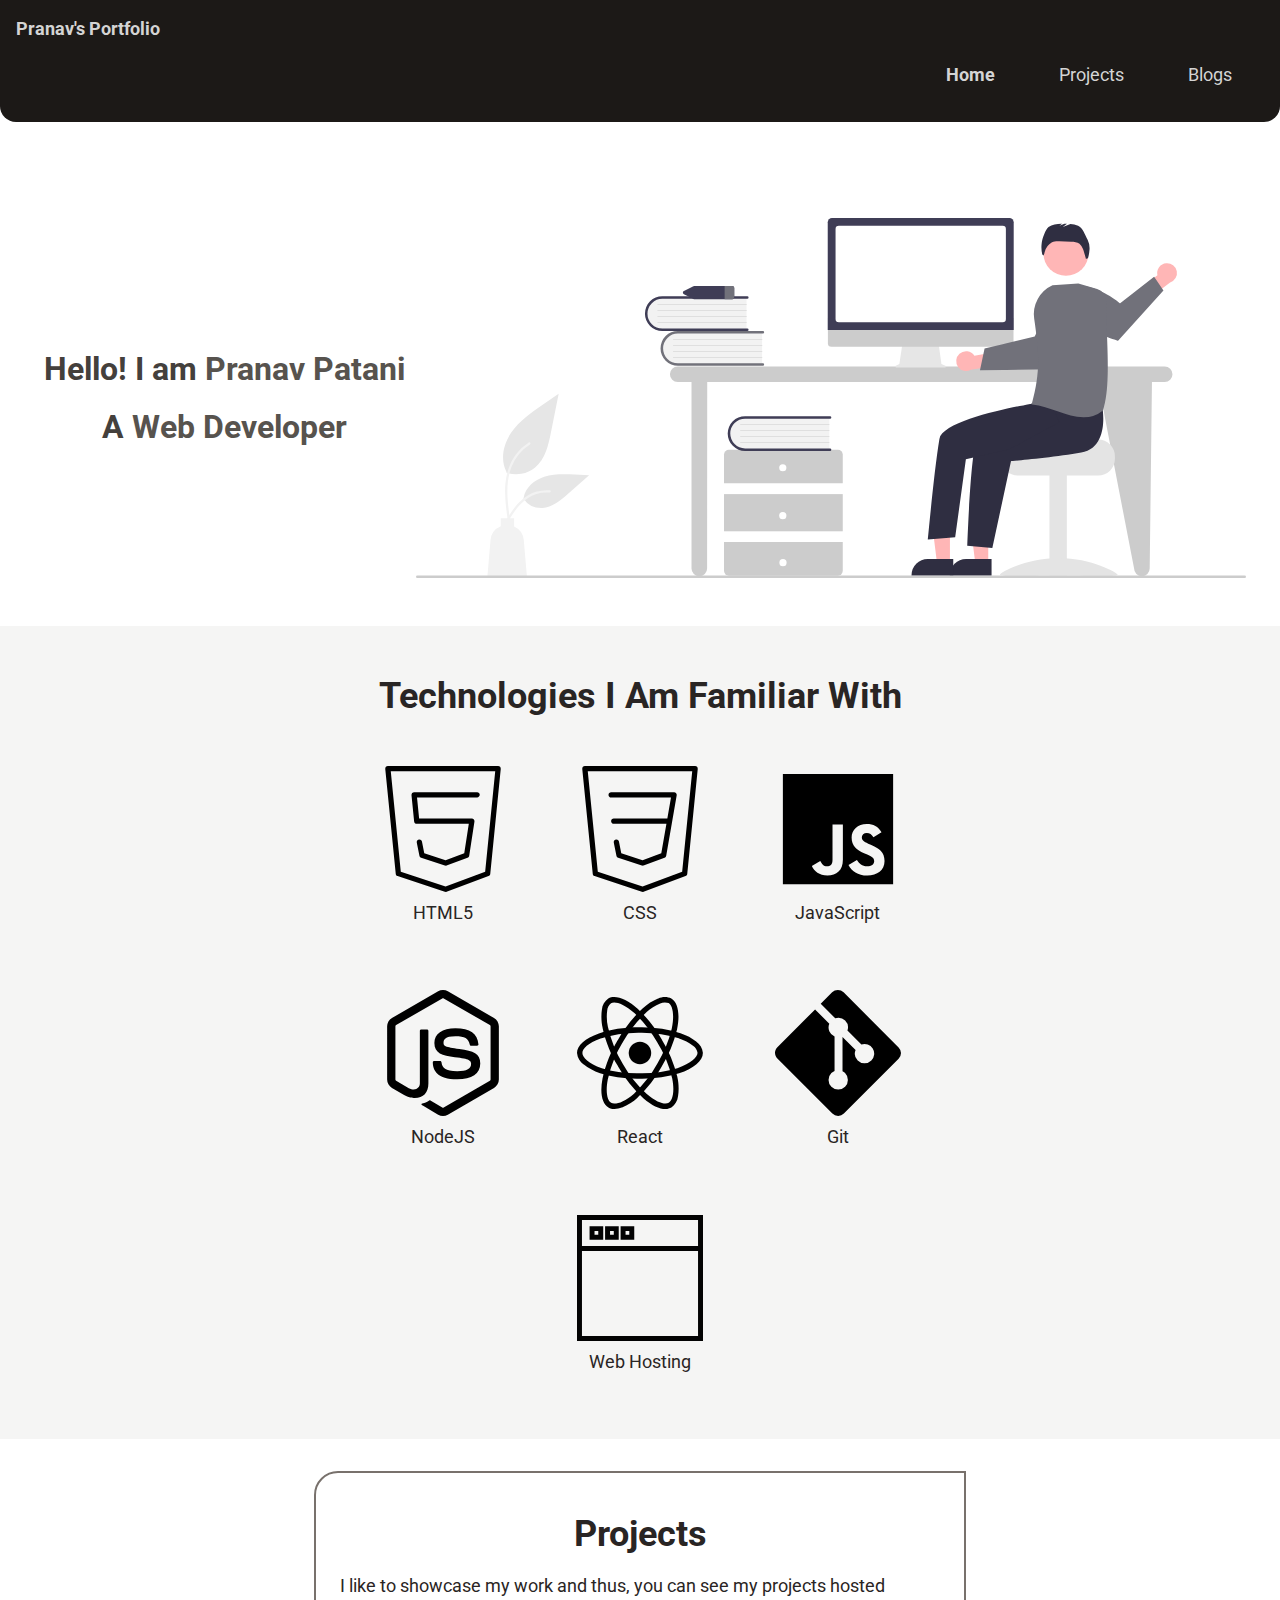
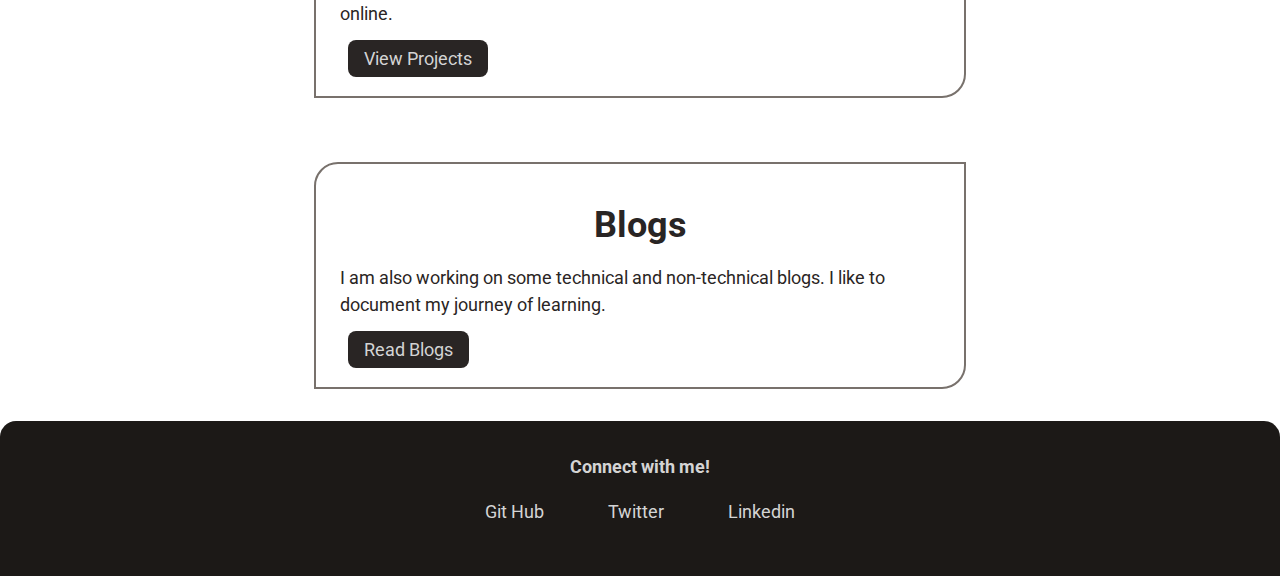
<file: index.html>
<!DOCTYPE html>
<html lang="en">
  <head>
    <meta charset="UTF-8" />
    <meta http-equiv="X-UA-Compatible" content="IE=edge" />
    <meta name="viewport" content="width=device-width, initial-scale=1.0" />
    <title>Portfolio</title>
    <link rel="stylesheet" href="style.css" />
  </head>
  <body>
    <nav class="navigation">
      <div class="nav-brand">Pranav's Portfolio</div>
      <ul class="list-non-bullet nav-pills">
        <li class="list-item-inline">
          <a class="link link-active" href="/">Home</a>
        </li>
        <li class="list-item-inline">
          <a class="link" href="/projects.html">Projects</a>
        </li>
        <li class="list-item-inline">
          <a class="link" href="/blogs.html">Blogs</a>
        </li>
      </ul>
    </nav>

    <header class="hero">
      <div class="hero-heading-container">
        <h1 class="hero-heading">
          Hello! I am
          <span style="color: var(--text-highlight)">Pranav Patani</span>
        </h1>
        <h2 class="hero-heading">
          A <span style="color: var(--text-highlight)">Web Developer</span>
        </h2>
      </div>
      <img class="hero-image-index" src="images/undraw_hello_re_3evm.svg" />
    </header>

    <section class="section off-white-section">
      <div class="container container-center">
        <h1>Technologies I Am Familiar With</h1>
        <div class="logos">
          <a
            href="https://developer.mozilla.org/en-US/docs/Glossary/HTML5"
            target="blank"
          >
            <img src="images/html-svg.svg" alt="HTML5 logo" />
            <div class="caption">HTML5</div>
          </a>

          <a
            href="https://developer.mozilla.org/en-US/docs/Web/CSS"
            target="blank"
          >
            <img src="images/css-svg.svg" alt="CSS3 logo" />
            <div class="caption">CSS</div>
          </a>

          <a
            href="https://developer.mozilla.org/en-US/docs/Web/JavaScript"
            target="blank"
          >
            <img src="images/js-svg.svg" alt="JavaScript logo" />
            <div class="caption">JavaScript</div>
          </a>

          <a href="https://nodejs.org/en/" target="blank">
            <img src="images/nodejs-svg.svg" alt="nodejs logo" />
            <div class="caption">NodeJS</div>
          </a>

          <a href="https://reactjs.org/" target="blank">
            <img src="images/react-svg.svg" alt="react logo" />
            <div class="caption">React</div>
          </a>

          <a href="https://git-scm.com/" target="blank">
            <img src="images/git-svg.svg" alt="git logo" />
            <div class="caption">Git</div>
          </a>

          <a
            href="https://developer.mozilla.org/en-US/docs/Learn/Getting_started_with_the_web"
            target="blank"
          >
            <img src="images/web-page-svg.svg" alt="web-page svg" />
            <div class="caption">Web Hosting</div>
          </a>
        </div>
      </div>
    </section>

    <section class="section">
      <div class="container container-center index-card">
        <h1>Projects</h1>
        <p>
          I like to showcase my work and thus, you can see my projects hosted
          online.
        </p>

        <a class="link link-primary" href="/projects.html">View Projects</a>
      </div>
    </section>

    <section class="section">
      <div class="container container-center index-card">
        <h1>Blogs</h1>
        <p>
          I am also working on some technical and non-technical blogs. I like to
          document my journey of learning.
        </p>

        <a class="link link-primary" href="/blogs.html">Read Blogs</a>
      </div>
    </section>

    <footer class="footer">
      <div class="footer-header">Connect with me!</div>
      <ul class="social-links list-non-bullet">
        <li class="list-item-inline">
          <a
            class="link"
            href="https://github.com/pranav-patani"
            target="_blank"
          >
            Git Hub</a
          >
        </li>
        <li class="list-item-inline">
          <a class="link" href="https://twitter.com/Prnv_Ptn" target="_blank"
            >Twitter</a
          >
        </li>
        <li class="list-item-inline">
          <a
            class="link"
            href="https://www.linkedin.com/in/pranavpatani/"
            target="_blank"
            >Linkedin</a
          >
        </li>
      </ul>
    </footer>
  </body>
</html>
</file>
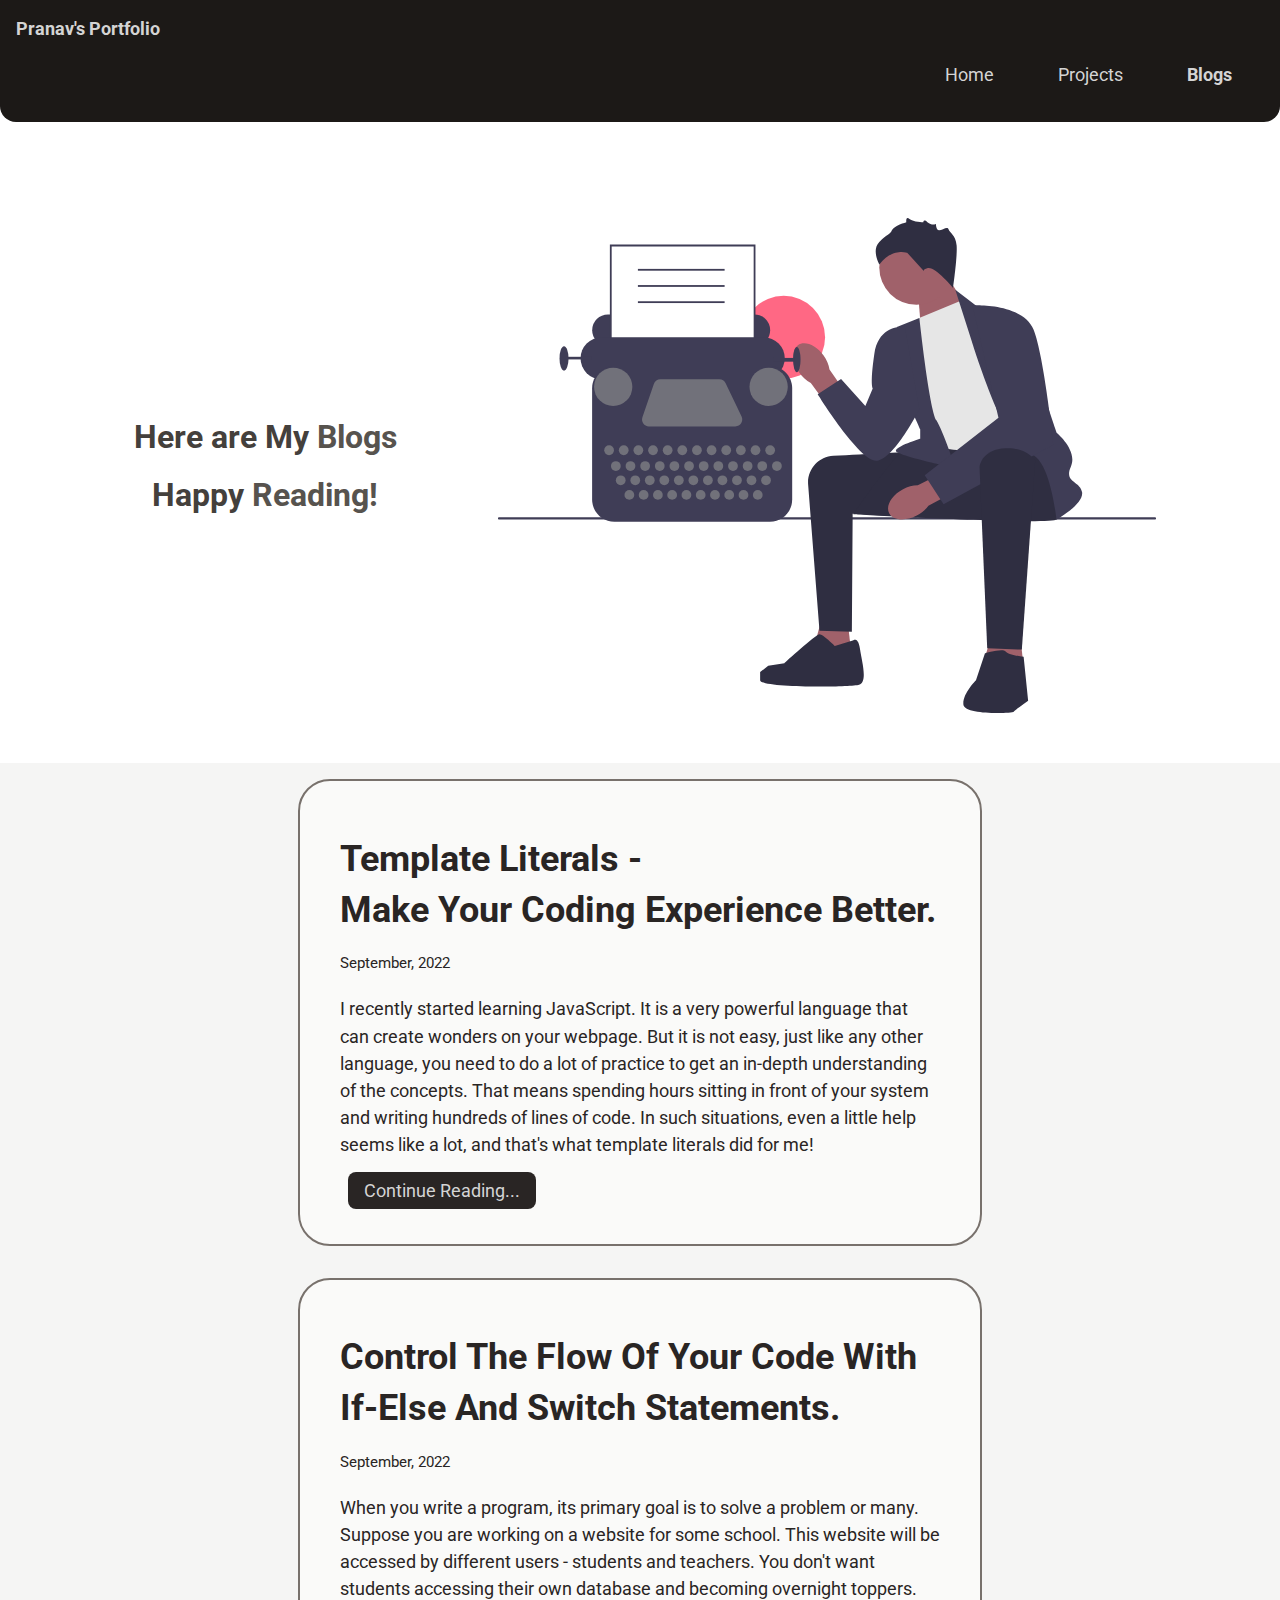
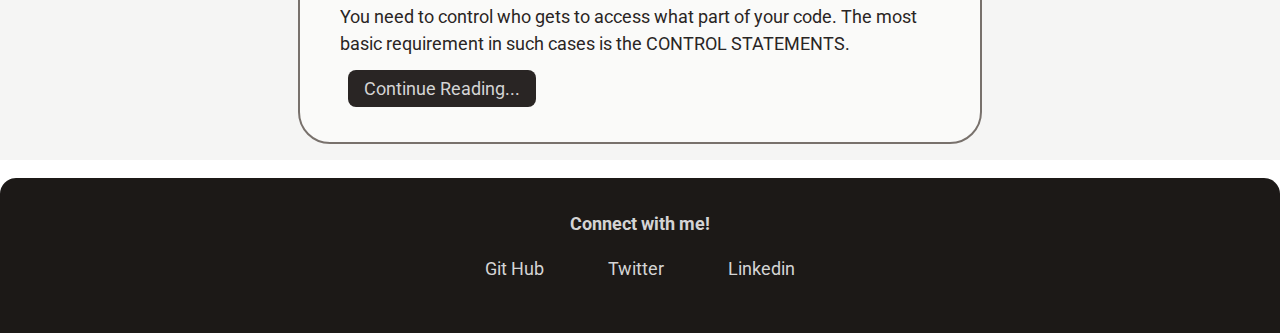
<file: blogs.html>
<!DOCTYPE html>
<html lang="en">
  <head>
    <meta charset="UTF-8" />
    <meta http-equiv="X-UA-Compatible" content="IE=edge" />
    <meta name="viewport" content="width=device-width, initial-scale=1.0" />
    <title>My Blogs</title>
    <link rel="stylesheet" href="style.css" />
  </head>
  <body>
    <nav class="navigation">
      <div class="nav-brand">Pranav's Portfolio</div>
      <ul class="list-non-bullet nav-pills">
        <li class="list-item-inline">
          <a class="link" href="/">Home</a>
        </li>
        <li class="list-item-inline">
          <a class="link" href="/projects.html">Projects</a>
        </li>
        <li class="list-item-inline link-active">
          <a class="link" href="/blogs.html">Blogs</a>
        </li>
      </ul>
    </nav>

    <header class="hero hero-index">
      <div class="hero-heading-container">
        <h1 class="hero-heading">
          Here are My
          <span style="color: var(--text-highlight)">Blogs</span>
        </h1>
        <h2 class="hero-heading">
          Happy
          <span style="color: var(--text-highlight)">Reading!</span>
        </h2>
      </div>
      <img class="hero-image" src="images/undraw_writer_q06d.svg" />
    </header>

    <ul class="list-non-bullet project-list off-white-section">
      <li>
        <div class="container container-center margin-md card">
          <h1>Template Literals -</h1>
          <h1>Make Your Coding Experience Better.</h1>
          <small>September, 2022</small>
          <p>
            I recently started learning JavaScript. It is a very powerful
            language that can create wonders on your webpage. But it is not
            easy, just like any other language, you need to do a lot of practice
            to get an in-depth understanding of the concepts. That means
            spending hours sitting in front of your system and writing hundreds
            of lines of code. In such situations, even a little help seems like
            a lot, and that's what template literals did for me!
          </p>

          <a
            href="https://pranavpatani.hashnode.dev/template-literals-make-your-coding-experience-better"
            target="_blank"
            class="link link-primary"
            >Continue Reading...</a
          >
        </div>
      </li>

      <li>
        <div class="container container-center margin-md card">
          <h1>Control The Flow Of Your Code With</h1>
          <h1>If-Else And Switch Statements.</h1>
          <small>September, 2022</small>
          <p>
            When you write a program, its primary goal is to solve a problem or
            many. Suppose you are working on a website for some school. This
            website will be accessed by different users - students and teachers.
            You don't want students accessing their own database and becoming
            overnight toppers. You need to control who gets to access what part
            of your code. The most basic requirement in such cases is the
            CONTROL STATEMENTS.
          </p>

          <a
            href="https://pranavpatani.hashnode.dev/control-the-flow-of-your-code-with-if-else-and-switch-statements"
            target="_blank"
            class="link link-primary"
            >Continue Reading...</a
          >
        </div>
      </li>
    </ul>

    <footer class="footer">
      <div class="footer-header">Connect with me!</div>
      <ul class="social-links list-non-bullet">
        <li class="list-item-inline">
          <a
            class="link"
            href="https://github.com/pranav-patani"
            target="_blank"
            >Git Hub</a
          >
        </li>
        <li class="list-item-inline">
          <a class="link" href="https://twitter.com/Prnv_Ptn" target="_blank"
            >Twitter</a
          >
        </li>
        <li class="list-item-inline">
          <a
            class="link"
            href="https://www.linkedin.com/in/pranavpatani/"
            target="_blank"
            >Linkedin</a
          >
        </li>
      </ul>
    </footer>
  </body>
</html>
</file>
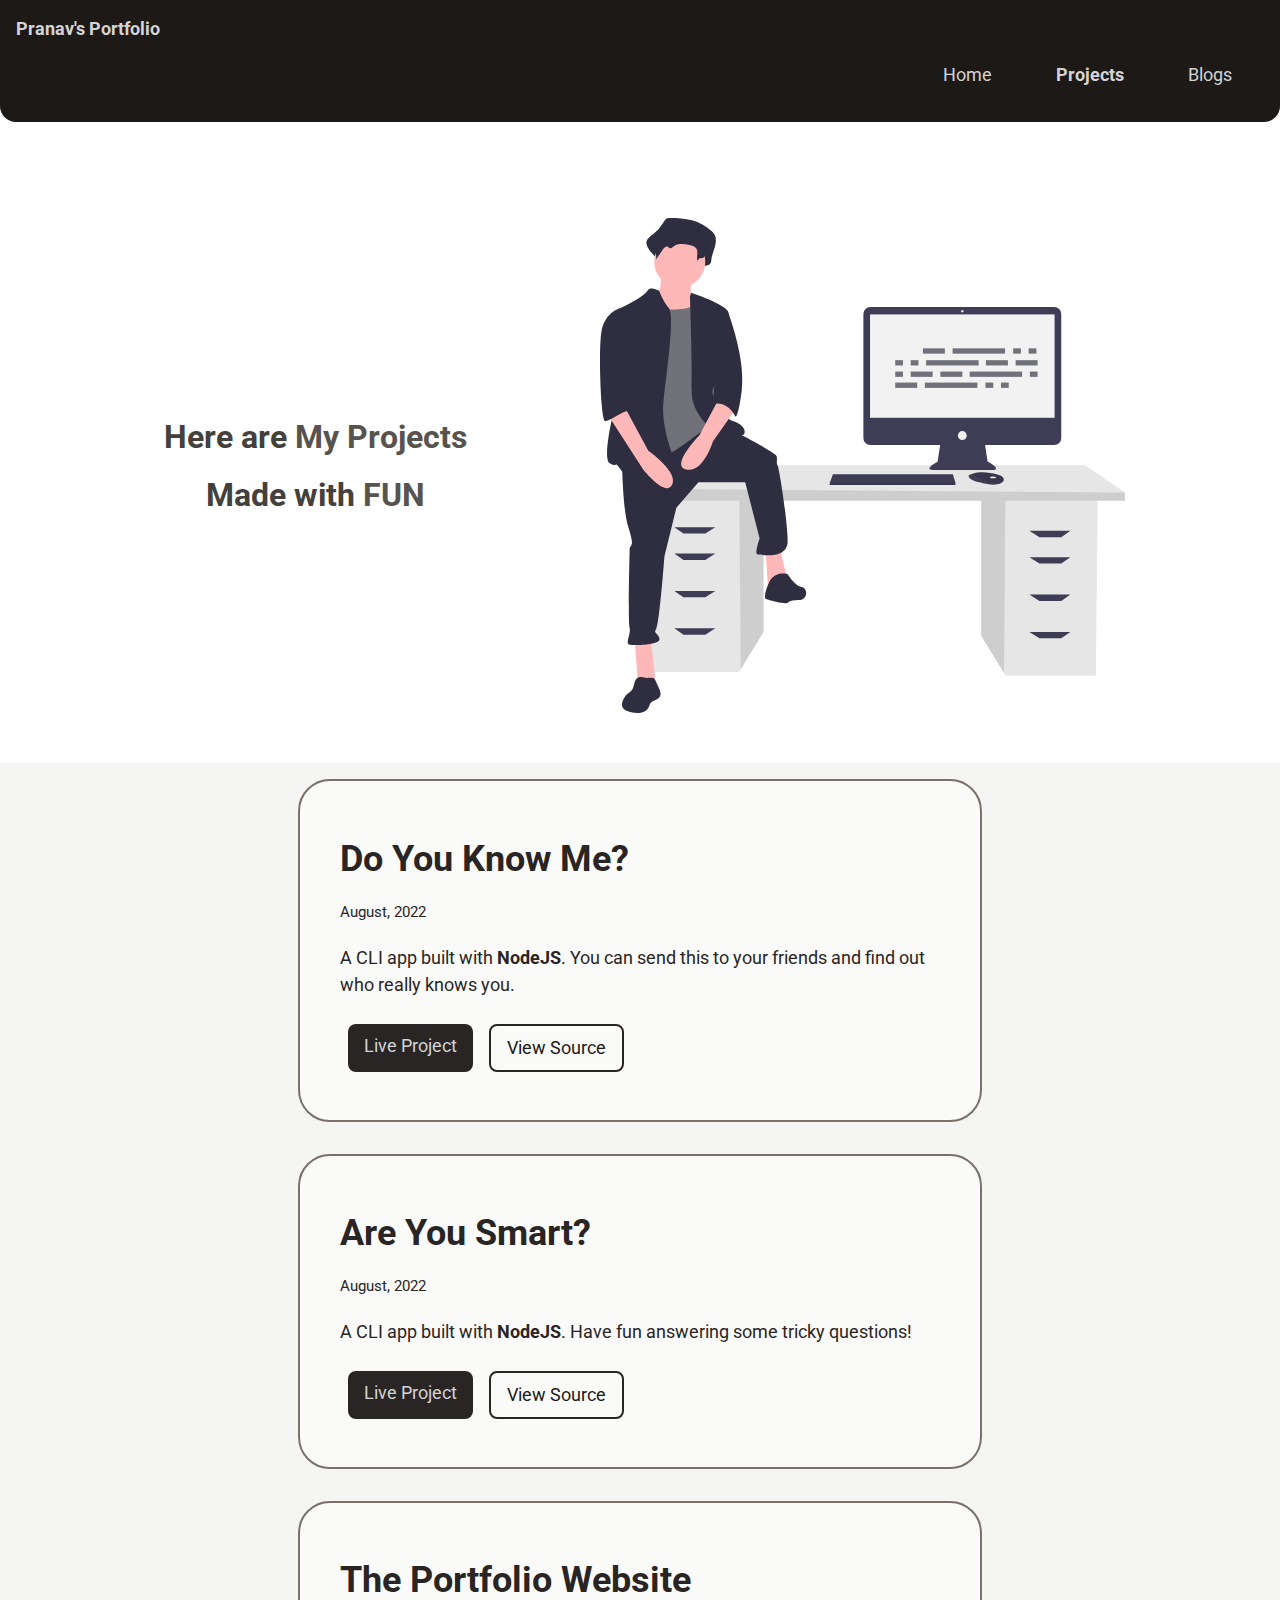
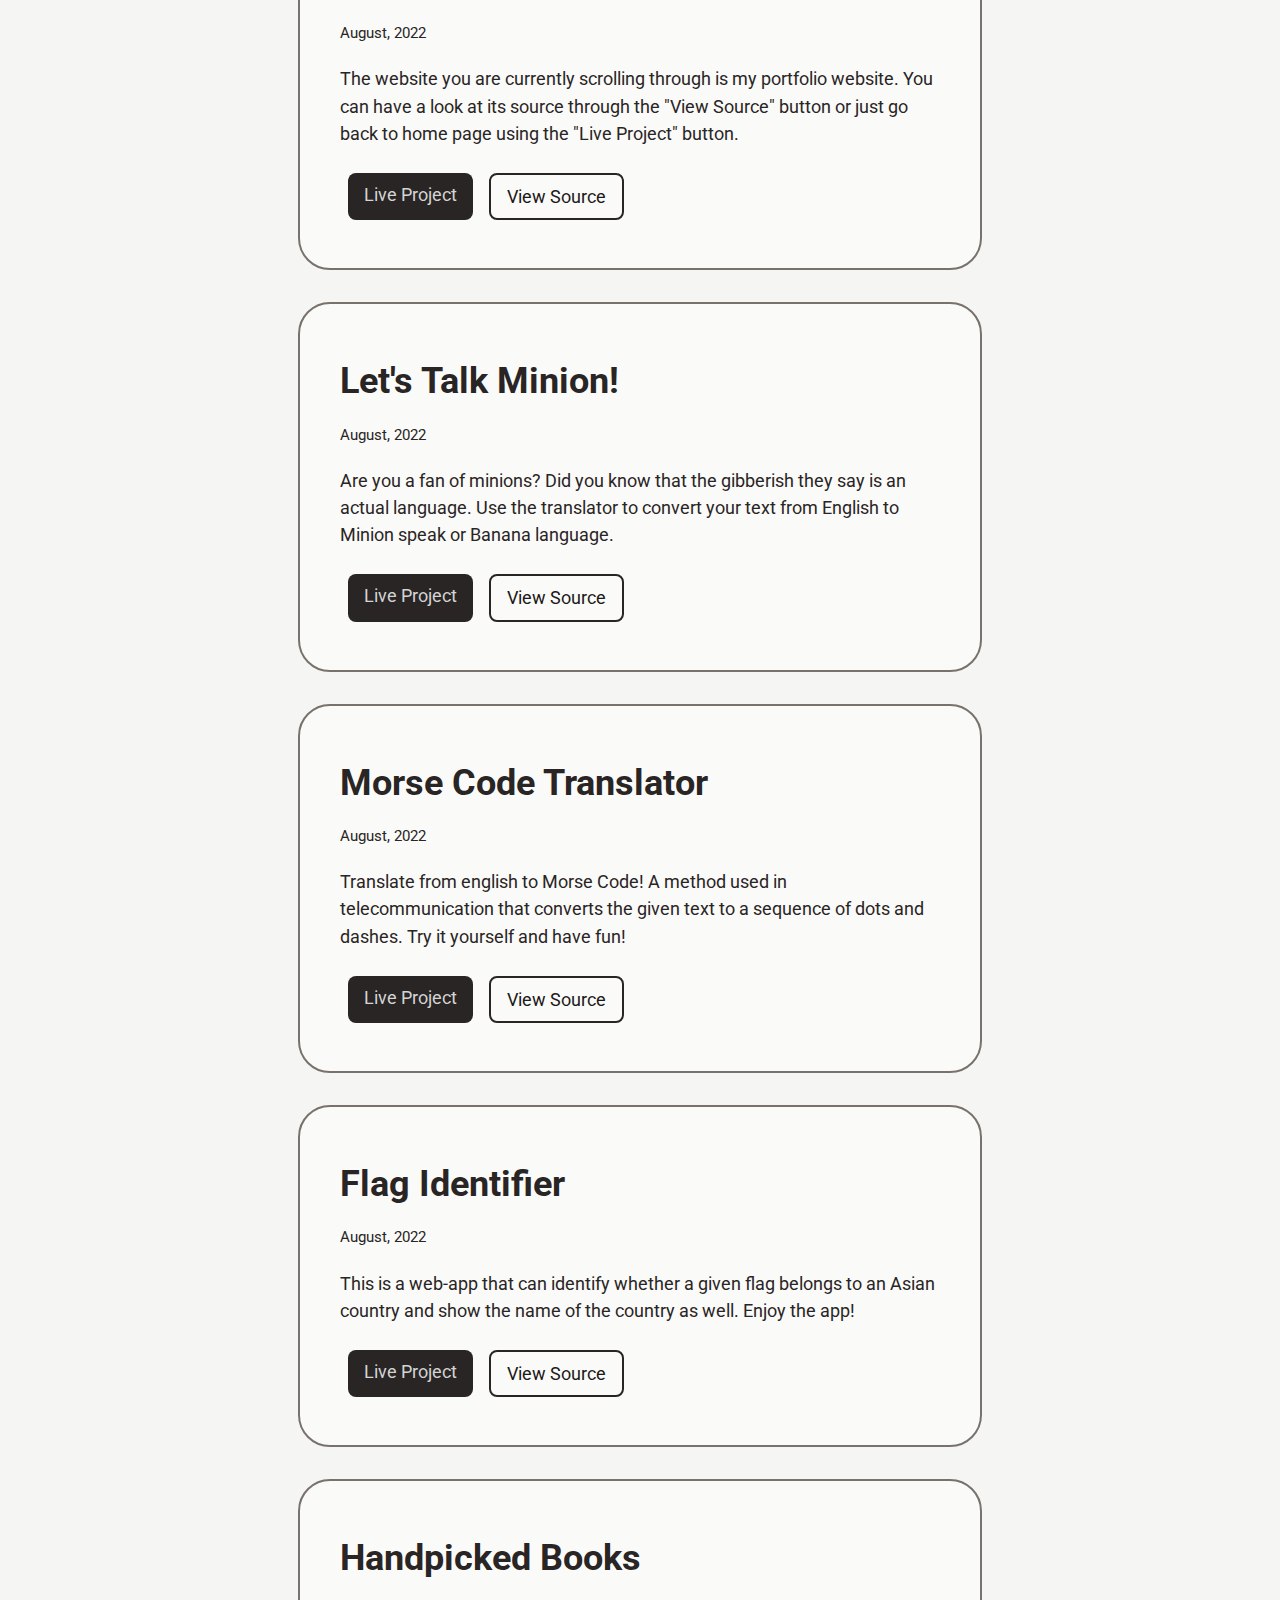
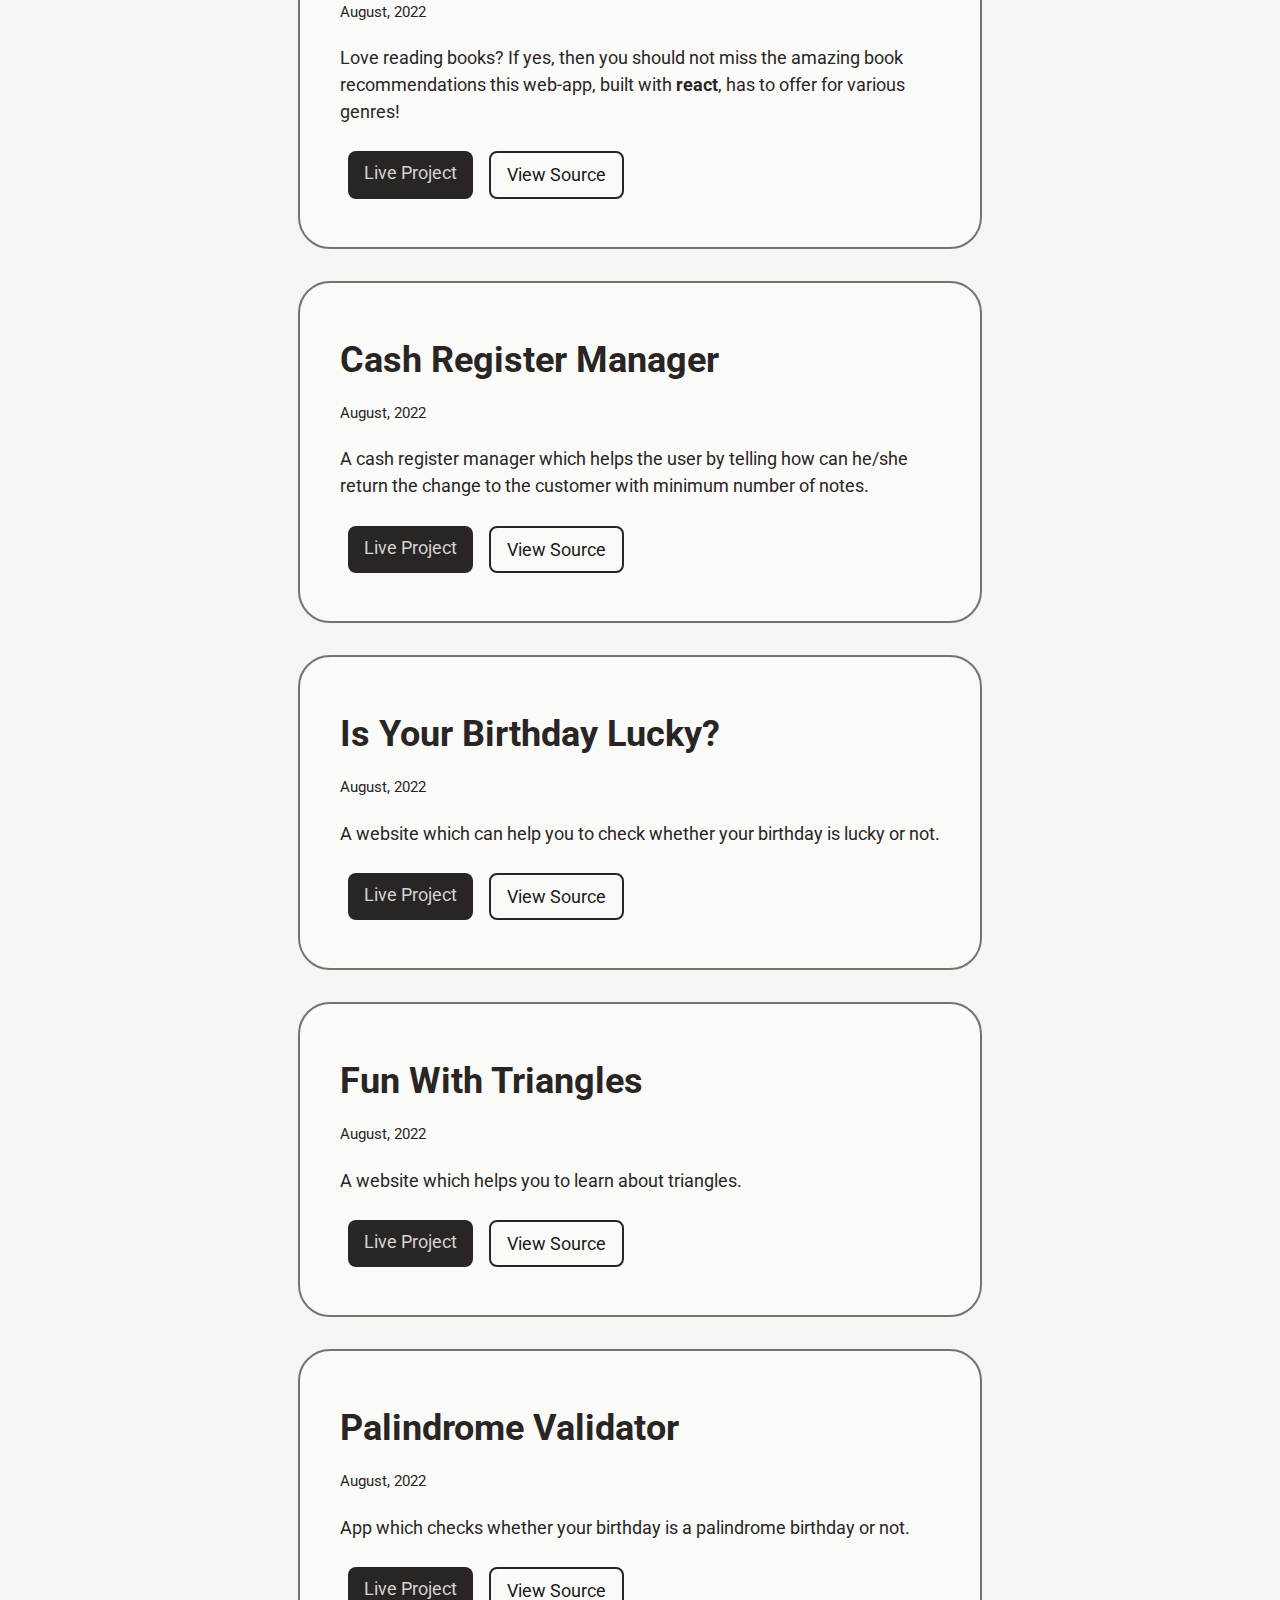
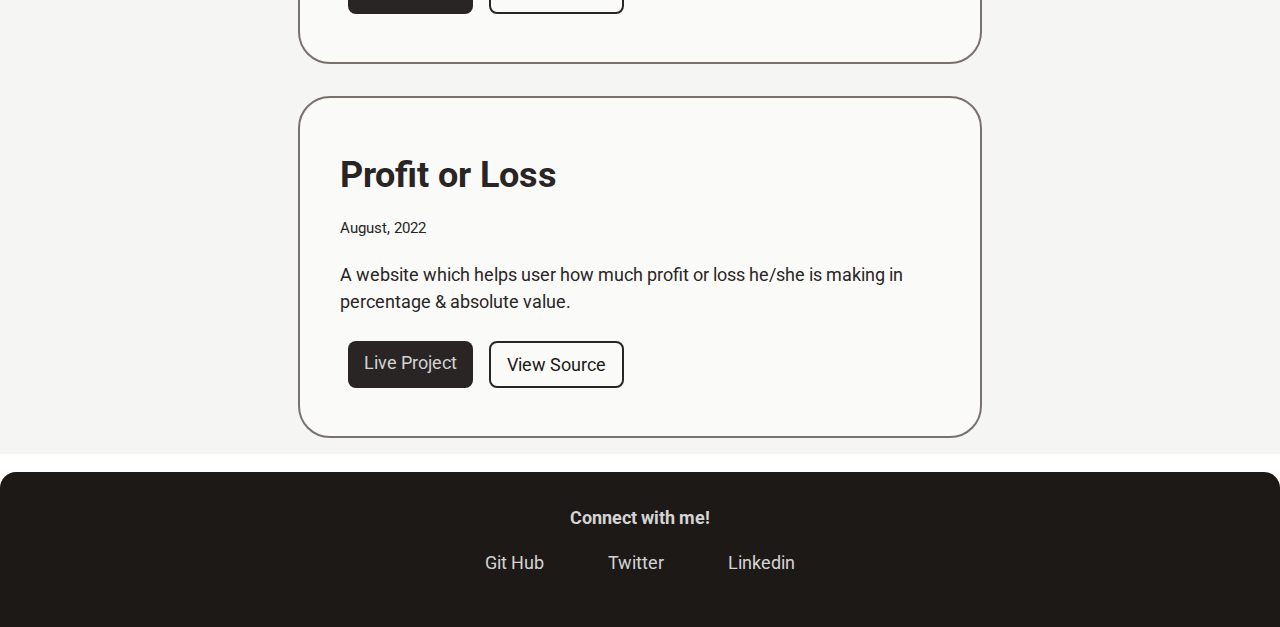
<file: projects.html>
<!DOCTYPE html>
<html lang="en">
  <head>
    <meta charset="UTF-8" />
    <meta http-equiv="X-UA-Compatible" content="IE=edge" />
    <meta name="viewport" content="width=device-width, initial-scale=1.0" />
    <title>Portfolio | Projects</title>
    <link rel="stylesheet" href="style.css" />
  </head>
  <body>
    <nav class="navigation">
      <div class="nav-brand">Pranav's Portfolio</div>
      <ul class="list-non-bullet nav-pills">
        <li class="list-item-inline">
          <a class="link" href="/">Home</a>
        </li>
        <li class="list-item-inline">
          <a class="link link-active" href="/projects.html">Projects</a>
        </li>
        <li class="list-item-inline">
          <a class="link" href="/blogs.html">Blogs</a>
        </li>
      </ul>
    </nav>

    <header class="hero hero-projects">
      <div class="hero-heading-container">
        <h1 class="hero-heading">
          Here are
          <span style="color: var(--text-highlight)">My Projects</span>
        </h1>
        <h2 class="hero-heading">
          Made with <span style="color: var(--text-highlight)">FUN</span>
        </h2>
      </div>
      <img class="hero-image" src="images/undraw_feeling_proud_qne1.svg" />
    </header>

    <ul class="list-non-bullet project-list off-white-section">
      <li>
        <div class="container container-center margin-md card">
          <h1>Do You Know Me?</h1>
          <small>August, 2022</small>
          <p>
            A CLI app built with <strong>NodeJS</strong>. You can send this to
            your friends and find out who really knows you.
          </p>
          <div class="link-box">
            <a
              target="_blank"
              href="https://replit.com/@Patani/Do-you-know-me?embed=1&output=1"
              class="link link-primary"
              >Live Project</a
            >
            <a
              target="_blank"
              href="https://github.com/Pranav-Patani/Do-You-Know-Me"
              class="link link-secondary"
              >View Source</a
            >
          </div>
        </div>
      </li>

      <li>
        <div class="container container-center margin-md card">
          <h1>Are You Smart?</h1>
          <small>August, 2022</small>
          <p>
            A CLI app built with <strong>NodeJS</strong>. Have fun answering
            some tricky questions!
          </p>
          <div class="link-box">
            <a
              target="_blank"
              href="https://replit.com/@Patani/Are-You-Smart?embed=1&output=1"
              class="link link-primary"
              >Live Project</a
            >
            <a
              target="_blank"
              href="https://github.com/Pranav-Patani/Are-You-Smart"
              class="link link-secondary"
              >View Source</a
            >
          </div>
        </div>
      </li>

      <li>
        <div class="container container-center margin-md card">
          <h1>The Portfolio Website</h1>
          <small>August, 2022</small>
          <p>
            The website you are currently scrolling through is my portfolio
            website. You can have a look at its source through the "View Source"
            button or just go back to home page using the "Live Project" button.
          </p>
          <div class="link-box">
            <a
              target="_blank"
              href="https://pranavpatani.netlify.app"
              class="link link-primary"
              >Live Project</a
            >
            <a
              target="_blank"
              href="https://github.com/Pranav-Patani/PranavPatani-Portfolio"
              class="link link-secondary"
              >View Source</a
            >
          </div>
        </div>
      </li>

      <li>
        <div class="container container-center margin-md card">
          <h1>Let's Talk Minion!</h1>
          <small>August, 2022</small>
          <p>
            Are you a fan of minions? Did you know that the gibberish they say
            is an actual language. Use the translator to convert your text from
            English to Minion speak or Banana language.
          </p>
          <div class="link-box">
            <a
              target="_blank"
              href="https://lets-talk-minion.netlify.app/"
              class="link link-primary"
              >Live Project</a
            >
            <a
              target="_blank"
              href="https://github.com/Pranav-Patani/lets-talk-minion"
              class="link link-secondary"
              >View Source</a
            >
          </div>
        </div>
      </li>

      <li>
        <div class="container container-center margin-md card">
          <h1>Morse Code Translator</h1>
          <small>August, 2022</small>
          <p>
            Translate from english to Morse Code! A method used in
            telecommunication that converts the given text to a sequence of dots
            and dashes. Try it yourself and have fun!
          </p>
          <div class="link-box">
            <a
              target="_blank"
              href="https://dots-and-dashes.netlify.app/"
              class="link link-primary"
              >Live Project</a
            >
            <a
              target="_blank"
              href="https://github.com/Pranav-Patani/Morse-Code-Translator"
              class="link link-secondary"
              >View Source</a
            >
          </div>
        </div>
      </li>
      <li>
        <div class="container container-center margin-md card">
          <h1>Flag Identifier</h1>
          <small>August, 2022</small>
          <p>
            This is a web-app that can identify whether a given flag belongs to
            an Asian country and show the name of the country as well. Enjoy the
            app!
          </p>
          <div class="link-box">
            <a
              target="_blank"
              href="https://flags-of-asia.netlify.app/"
              class="link link-primary"
              >Live Project</a
            >
            <a
              target="_blank"
              href="https://github.com/Pranav-Patani/flags-of-asia"
              class="link link-secondary"
              >View Source</a
            >
          </div>
        </div>
      </li>

      <li>
        <div class="container container-center margin-md card">
          <h1>Handpicked Books</h1>
          <small>August, 2022</small>
          <p>
            Love reading books? If yes, then you should not miss the amazing
            book recommendations this web-app, built with
            <strong>react</strong>, has to offer for various genres!
          </p>
          <div class="link-box">
            <a
              target="_blank"
              href="https://handpicked-books.netlify.app/"
              class="link link-primary"
              >Live Project</a
            >
            <a
              target="_blank"
              href="https://github.com/Pranav-Patani/handpicked-books"
              class="link link-secondary"
              >View Source</a
            >
          </div>
        </div>
      </li>

      <li>
        <div class="container container-center margin-md card">
          <h1>Cash Register Manager</h1>
          <small>August, 2022</small>
          <p>
            A cash register manager which helps the user by telling how can
            he/she return the change to the customer with minimum number of
            notes.
          </p>
          <div class="link-box">
            <a
              target="_blank"
              href="https://manage-bill.netlify.app/"
              class="link link-primary"
              >Live Project</a
            >
            <a
              target="_blank"
              href="https://github.com/Pranav-Patani/Cash-Register-Manager"
              class="link link-secondary"
              >View Source</a
            >
          </div>
        </div>
      </li>

      <li>
        <div class="container container-center margin-md card">
          <h1>Is Your Birthday Lucky?</h1>
          <small>August, 2022</small>
          <p>
            A website which can help you to check whether your birthday is lucky
            or not.
          </p>
          <div class="link-box">
            <a
              target="_blank"
              href="https://born-lucky.netlify.app/"
              class="link link-primary"
              >Live Project</a
            >
            <a
              target="_blank"
              href="https://github.com/Pranav-Patani/Birthday-Luck"
              class="link link-secondary"
              >View Source</a
            >
          </div>
        </div>
      </li>

      <li>
        <div class="container container-center margin-md card">
          <h1>Fun With Triangles</h1>
          <small>August, 2022</small>
          <p>A website which helps you to learn about triangles.</p>
          <div class="link-box">
            <a
              target="_blank"
              href="https://playful-triangles.netlify.app/"
              class="link link-primary"
              >Live Project</a
            >
            <a
              target="_blank"
              href="https://github.com/Pranav-Patani/Triangles-Are-Fun"
              class="link link-secondary"
              >View Source</a
            >
          </div>
        </div>
      </li>

      <li>
        <div class="container container-center margin-md card">
          <h1>Palindrome Validator</h1>
          <small>August, 2022</small>
          <p>
            App which checks whether your birthday is a palindrome birthday or
            not.
          </p>
          <div class="link-box">
            <a
              target="_blank"
              href="https://palindrome-validator.netlify.app/"
              class="link link-primary"
              >Live Project</a
            >
            <a
              target="_blank"
              href="https://github.com/Pranav-Patani/Palindrome-Birthdays"
              class="link link-secondary"
              >View Source</a
            >
          </div>
        </div>
      </li>

      <li>
        <div class="container container-center margin-md card">
          <h1>Profit or Loss</h1>
          <small>August, 2022</small>
          <p>
            A website which helps user how much profit or loss he/she is making
            in percentage & absolute value.
          </p>
          <div class="link-box">
            <a
              target="_blank"
              href="https://calculator-profitloss.netlify.app/"
              class="link link-primary"
              >Live Project</a
            >
            <a
              target="_blank"
              href="https://github.com/Pranav-Patani/Stock-Profit-Loss-Calculator"
              class="link link-secondary"
              >View Source</a
            >
          </div>
        </div>
      </li>
    </ul>

    <footer class="footer">
      <div class="footer-header">Connect with me!</div>
      <ul class="social-links list-non-bullet">
        <li class="list-item-inline">
          <a
            class="link"
            href="https://github.com/pranav-patani"
            target="_blank"
            >Git Hub</a
          >
        </li>
        <li class="list-item-inline">
          <a class="link" href="https://twitter.com/Prnv_Ptn" target="_blank"
            >Twitter</a
          >
        </li>
        <li class="list-item-inline">
          <a
            class="link"
            href="https://www.linkedin.com/in/pranavpatani/"
            target="_blank"
            >Linkedin</a
          >
        </li>
      </ul>
    </footer>
  </body>
</html>
</file>
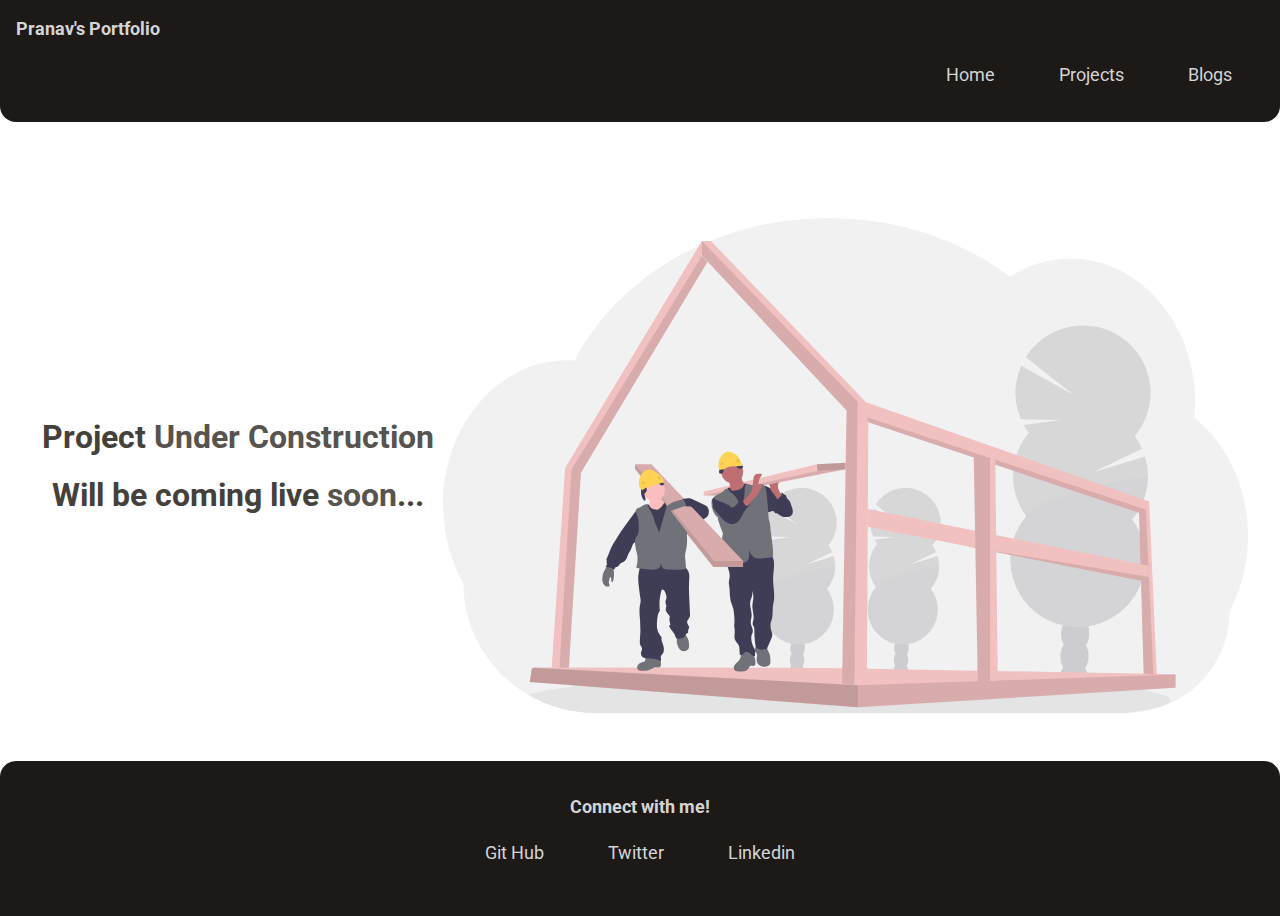
<file: underconstruction.html>
<!DOCTYPE html>
<html lang="en">
  <head>
    <meta charset="UTF-8" />
    <meta http-equiv="X-UA-Compatible" content="IE=edge" />
    <meta name="viewport" content="width=device-width, initial-scale=1.0" />
    <title>Under Construction</title>
    <link rel="stylesheet" href="style.css" />
  </head>
  <body>
    <nav class="navigation">
      <div class="nav-brand">Pranav's Portfolio</div>
      <ul class="list-non-bullet nav-pills">
        <li class="list-item-inline">
          <a class="link" href="/">Home</a>
        </li>
        <li class="list-item-inline">
          <a class="link" href="/projects.html">Projects</a>
        </li>
        <li class="list-item-inline">
          <a class="link" href="/blogs.html">Blogs</a>
        </li>
      </ul>
    </nav>

    <header class="hero hero-index">
      <div class="hero-heading-container">
        <h1 class="hero-heading">
          Project
          <span style="color: var(--text-highlight)">Under Construction</span>
        </h1>
        <h2 class="hero-heading">
          Will be coming live
          <span style="color: var(--text-highlight)">soon</span>...
        </h2>
      </div>
      <img
        class="hero-image"
        src="images/undraw_under_construction_-46-pa.svg"
      />
    </header>
  </body>

  <footer class="footer">
    <div class="footer-header">Connect with me!</div>
    <ul class="social-links list-non-bullet">
      <li class="list-item-inline">
        <a class="link" href="https://github.com/pranav-patani" target="_blank"
          >Git Hub</a
        >
      </li>
      <li class="list-item-inline">
        <a class="link" href="https://twitter.com/Prnv_Ptn" target="_blank"
          >Twitter</a
        >
      </li>
      <li class="list-item-inline">
        <a
          class="link"
          href="https://www.linkedin.com/in/pranavpatani/"
          target="_blank"
          >Linkedin</a
        >
      </li>
    </ul>
  </footer>
</html>
</file>
<file: style.css>
@import url("https://fonts.googleapis.com/css2?family=Roboto:wght@400;700&display=swap");

:root {
  --primary-color: #1c1917;
  --text-color: #292524;
  --text-color-white: #d4d4d4;
  --heading-text-color: #44403c;
  --white: #fafaf9;
  --off-white: #f5f5f4;
  --text-highlight: #57534e;
  --border-color: #78716c;
}

body {
  font-family: "Roboto", sans-serif;
  margin: 0;
  padding: 0;
  color: var(--text-color);
  box-sizing: border-box;
  text-rendering: optimizeLegibility;
  font-size: 18px;
  line-height: 1.7rem;
}

hr {
  margin: 2rem 0rem;
}

@media only screen and (max-width: 632px) {
  h1 {
    font-size: 26px;
  }
}

/**spaces**/

.margin-md {
  margin: 2rem;
}

/**container**/

.container {
  padding-left: 1rem;
  padding-right: 1rem;
}

.container-center {
  max-width: 600px;
  margin: auto;
}

/**links**/

.link-box {
  display: flex;
}

@media only screen and (max-width: 486px) {
  .link-box {
    flex-wrap: wrap;
  }
}

.link {
  text-decoration: none;
  padding: 0.5rem 1rem;
  margin: 0.5rem;
}

@media only screen and (max-width: 385px) {
  .link {
    padding: 0.5rem;
  }
}

.link-primary {
  background-color: var(--text-color);
  border-radius: 0.5rem;
  color: var(--text-color-white);
}

.link-secondary {
  color: var(--primary-color);
  border-radius: 0.5rem;
  border: 2px solid var(--text-color);
}

/**Lists**/

.list-non-bullet {
  list-style: none;
}

.list-item-inline {
  display: inline;
  padding: 0rem 0.5rem;
}

.project-list {
  display: flex;
  flex-direction: column;
  padding-inline-start: 0;
  justify-content: space-around;
}

/**Card**/
.card {
  border: 2px solid var(--border-color);
  border-radius: 2rem;
  padding: 2.5rem;
  margin: 1rem auto;
  background-color: var(--white);
  width: 74%;
}

@media only screen and (max-width: 436px) {
  .card {
    padding: 1.5rem;
  }
}

.index-card {
  border: 2px solid var(--border-color);
  padding: 1.5rem;
  border-bottom-right-radius: 1.5rem;
  border-top-left-radius: 1.5rem;
}

@media only screen and (max-width: 436px) {
  .index-card {
    padding: 1rem;
  }
}

/**Navigation**/

.navigation {
  background-color: var(--primary-color);
  color: var(--text-color-white);
  padding: 1rem;
  border-bottom-left-radius: 1rem;
  border-bottom-right-radius: 1rem;
  display: flex;
  flex-direction: column;
}

.nav-brand {
  font-weight: bold;
  font-size: 1.1rem;
}

.navigation .nav-pills {
  justify-content: right;
  display: flex;
}

.navigation .link {
  color: var(--text-color-white);
}

.navigation .link-active {
  font-weight: bold;
}

/**Header**/

.hero {
  padding: 2rem;
  padding-top: 5rem;
  margin: 1rem auto;
  display: flex;
  justify-content: space-evenly;
}

@media only screen and (max-width: 600px) {
  .hero {
    flex-wrap: wrap-reverse;
  }
}

.hero .hero-image {
  height: 55vh;
}

@media only screen and (max-width: 481px) {
  .hero .hero-image {
    max-width: 260px;
  }
  .hero-image-index {
    max-width: 360px;
  }
}

@media only screen and (max-width: 360px) {
  .hero .hero-image {
    max-width: 260px;
  }
  .hero-image-index {
    max-width: 320px;
  }
}

.hero-image-index {
  height: 40vh;
}

.hero .hero-heading {
  color: var(--heading-text-color);
  font-weight: bold;
  text-align: center;
  font-size: xx-large;
  line-height: 1.2;
  margin: 0.6rem;
}

.hero-heading-container {
  display: flex;
  flex-direction: column;
  margin: auto 0;
}

/**Section**/

.section {
  padding: 2rem;
}

.section h1 {
  text-align: center;
}

.off-white-section {
  background-color: var(--off-white);
}

/**logos**/

.logos {
  display: flex;
  flex-wrap: wrap;
  justify-content: space-evenly;
}

.logos img {
  height: 14vh;
  width: 100%;
  display: inline;
}

.logos a {
  display: inline-block;
  text-align: center;
  margin: 2rem;
  text-decoration: none;
  color: var(--text-color);
}

/**footer**/

.footer {
  background-color: var(--primary-color);
  padding: 2rem 1rem;
  text-align: center;
  color: var(--text-color-white);
  border-top-left-radius: 1rem;
  border-top-right-radius: 1rem;
}

.footer .link {
  color: var(--text-color-white);
}

.social-links {
  display: flex;
  justify-content: center;
}

.footer .footer-header {
  font-weight: bold;
  font-size: large;
}

.footer ul {
  padding-inline-start: 0px;
}

@media only screen and (max-width: 358px) {
  .footer .list-item-inline {
    padding: 0.1rem;
  }
}
</file>
